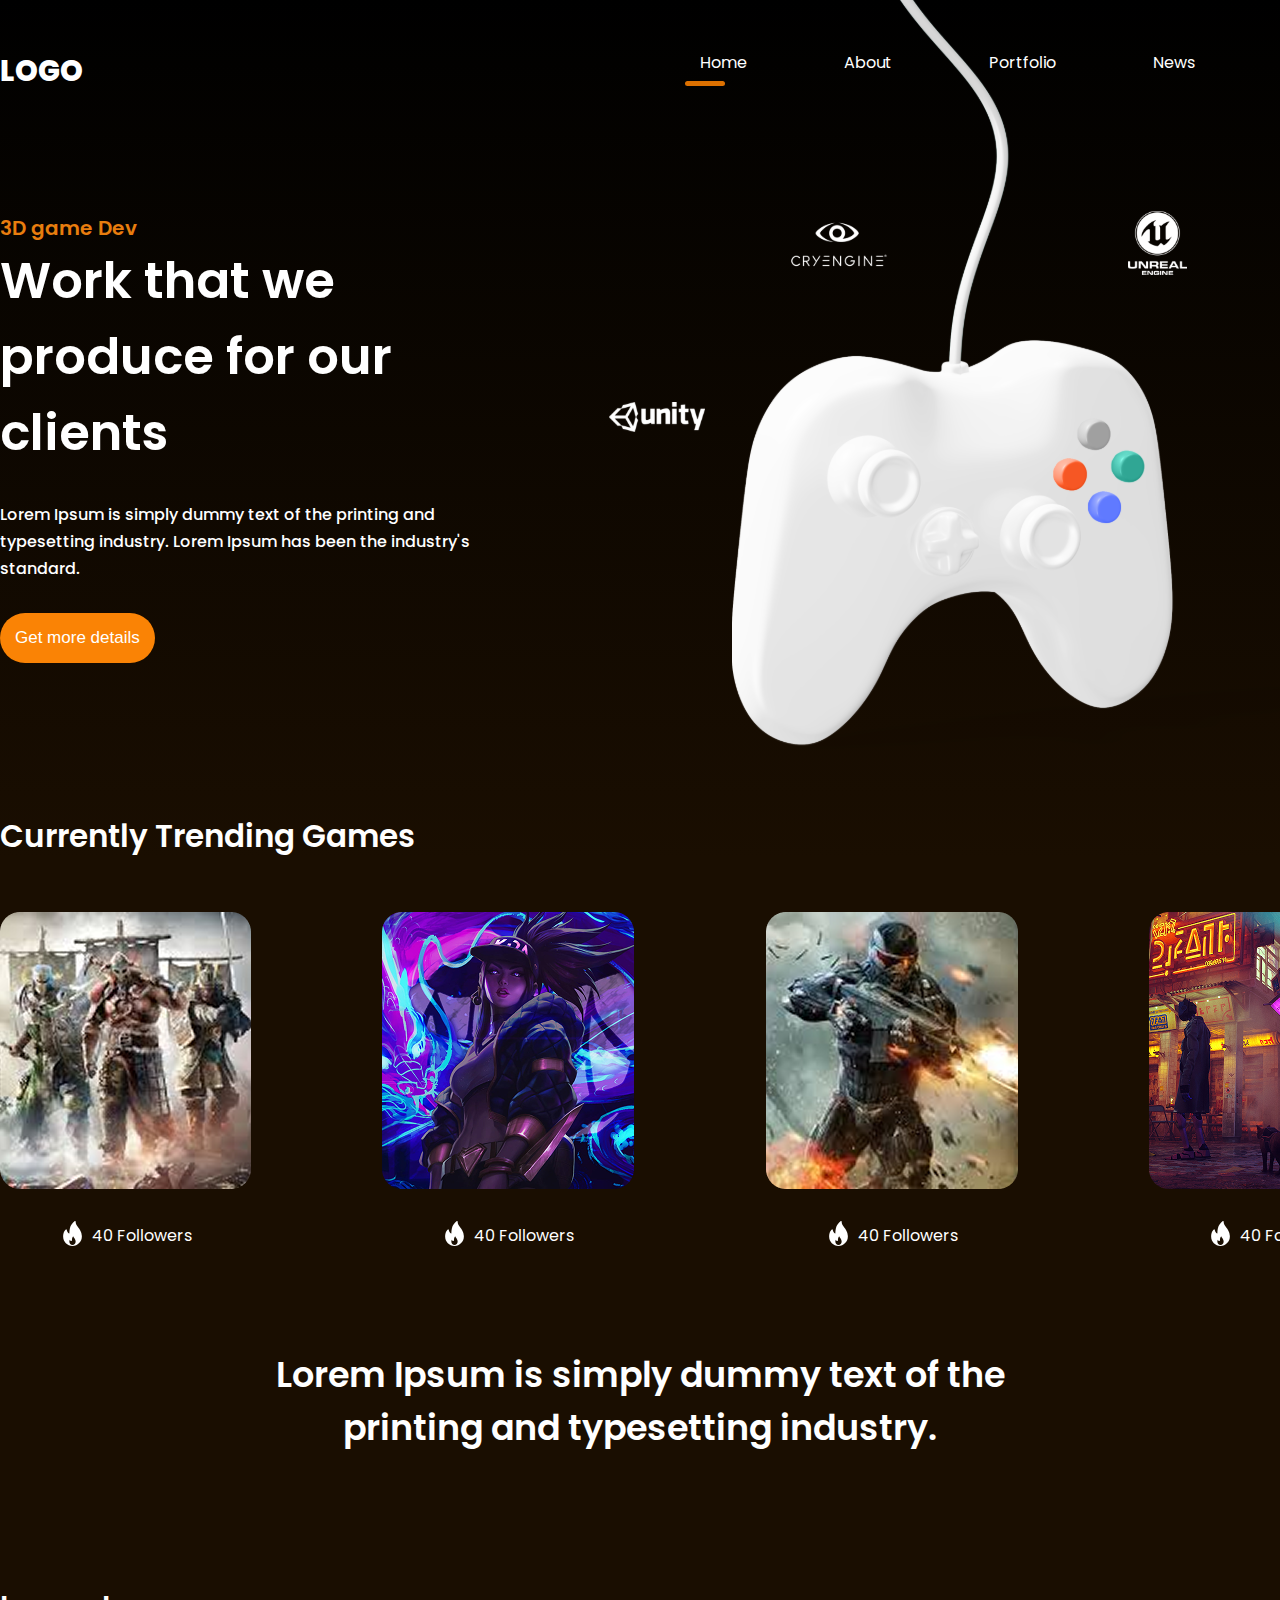
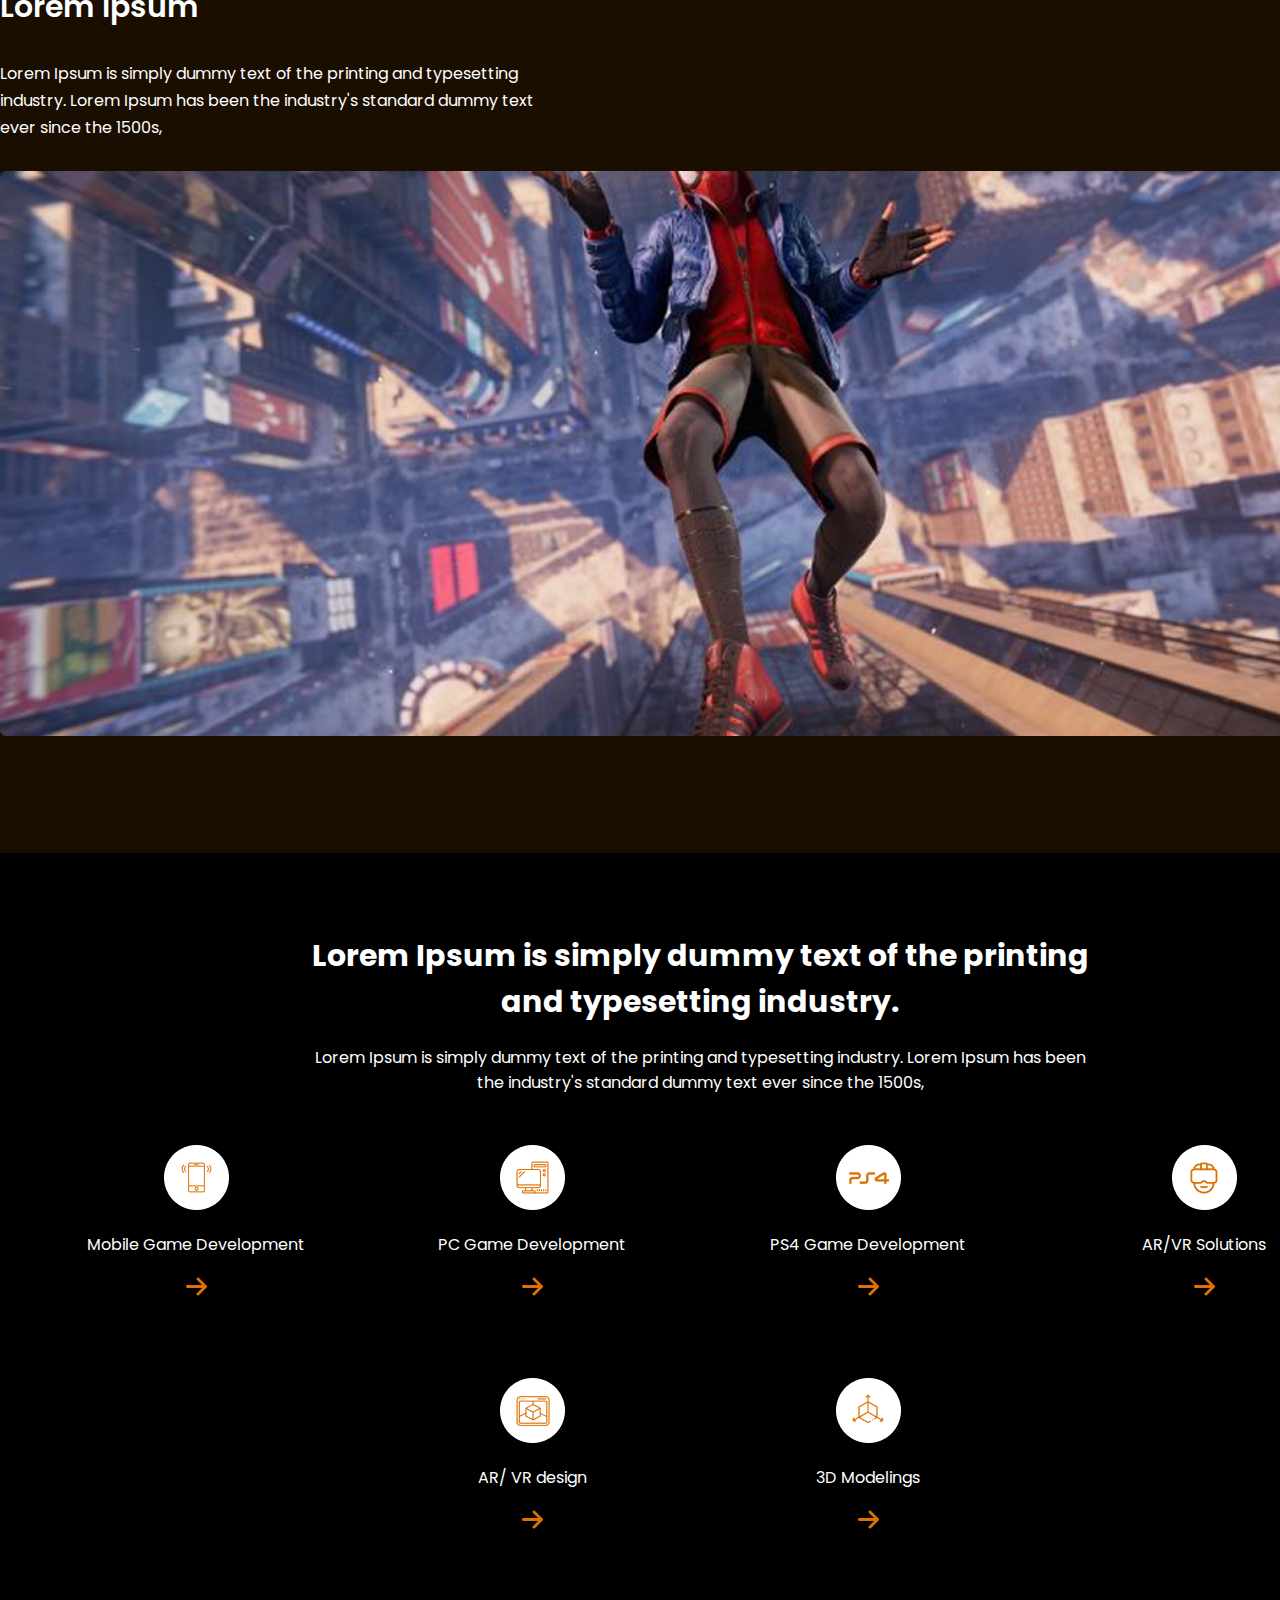
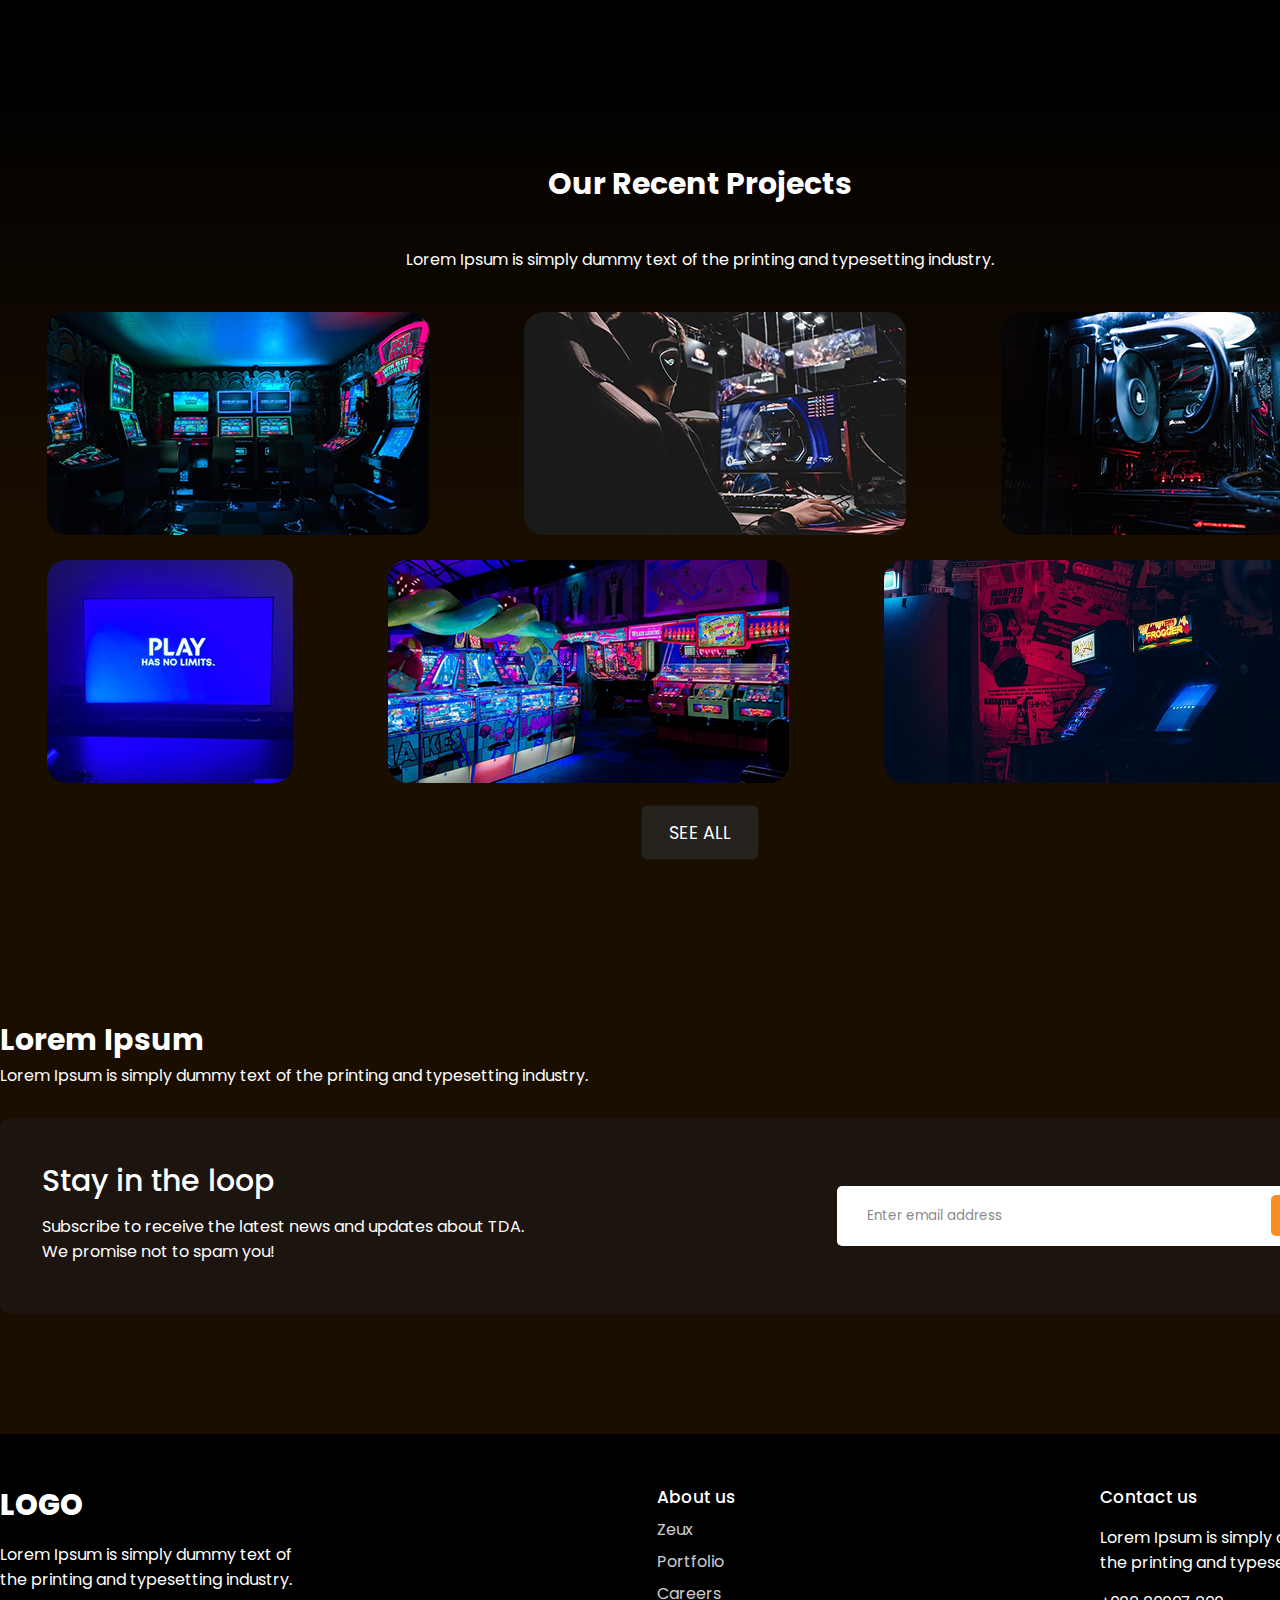
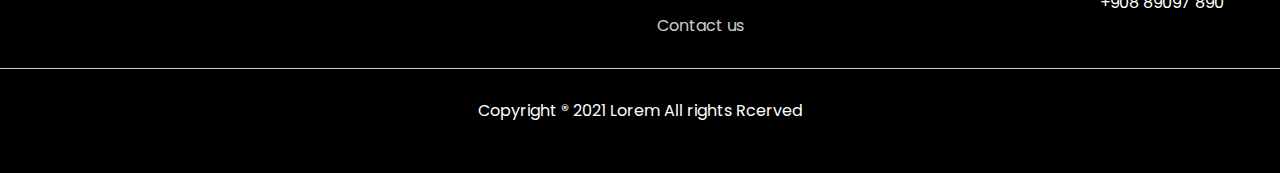
<file: gamesite/index.html>
<!DOCTYPE html>
<html lang="en">
<head>
    <meta charset="UTF-8">
    <meta name="viewport" content="width=device-width, initial-scale=1.0">
    <title>Game Website</title>
    <link rel="stylesheet" href="css/main.css">
</head>
<body>
    <div class="wrapper">
        <header class="container">
            <span class="logo">logo</span>
            <nav>
                <ul>
                    <li class="active"><a href="index.html">Home</a></li>
                    <li><a href="about.html">About</a></li>
                    <li><a href="#">Portfolio</a></li>
                    <li><a href="#">News</a></li>
                    <li class="btn"><a href="contacts.html">Contacts</a></li>
                </ul>
            </nav>
        </header>
        <div class="hero container">
            <div class="hero-info">
                <h2>3D game Dev </h2>
                <h1>Work that we produce for our clients</h1>
                <p>Lorem Ipsum is simply dummy text of the printing and typesetting industry. Lorem Ipsum has been the industry's standard.</p>
                <button class="btn">Get more details</button>
            </div>
            <img src="img/joystick.svg" alt="">
        </div>
        <div class="container trending">
            <a href="#" class="see-all">SEE ALL</a>
            <h3>Currently Trending Games</h3>

            <div class="games">
                <div class="block">
                    <img src="img/game1.png" alt="">
                    <span><img src="img/fire.svg" alt="">40 Followers</span>
                </div>
                <div class="block">
                    <img src="img/game2.png" alt="">
                    <span><img src="img/fire.svg" alt="">40 Followers</span>
                </div>
                <div class="block">
                    <img src="img/game3.png" alt="">
                    <span><img src="img/fire.svg" alt="">40 Followers</span>
                </div>
                <div class="block">
                    <img src="img/game4.png" alt="">
                    <span><img src="img/fire.svg" alt="">40 Followers</span>
                </div>
            </div>
        </div>
        <div class="container big-text">    
            <p>Lorem Ipsum is simply dummy text of the printing and typesetting industry.</p>
        </div>
        <div class="container banner">
            <h3>Lorem Ipsum</h3>
            <p>Lorem Ipsum is simply dummy text of the printing and typesetting industry. Lorem Ipsum has been the industry's standard dummy text ever since the 1500s,</p>
            <img src="img/banner.png" alt="">
        </div>
    </div>
    <div class="features">
        <div class="container">
            <h3>Lorem Ipsum is simply dummy text of the printing and typesetting industry.</h3>
            <p>Lorem Ipsum is simply dummy text of the printing and typesetting industry. Lorem Ipsum has been the industry's standard dummy text ever since the 1500s,</p>
            <div class="info">
                <div class="block">
                    <img src="img/feature1.png" alt="">
                    <p>Mobile Game Development</p>
                    <img src="img/arrow.png" alt="">
                </div>
                <div class="block">
                    <img src="img/feature2.png" alt="">
                    <p>PC Game Development</p>
                    <img src="img/arrow.png" alt="">
                </div>
                <div class="block">
                    <img src="img/feature3.png" alt="">
                    <p>PS4 Game Development</p>
                    <img src="img/arrow.png" alt="">
                </div>
                <div class="block">
                    <img src="img/feature4.png" alt="">
                    <p>AR/VR Solutions</p>
                    <img src="img/arrow.png" alt="">
                </div>
                <div class="block">
                    <img src="img/feature5.png" alt="">
                    <p>AR/ VR design</p>
                    <img src="img/arrow.png" alt="">
                </div>
                <div class="block">
                    <img src="img/feature6.png" alt="">
                    <p>3D Modelings</p>
                    <img src="img/arrow.png" alt="">
                </div>
            </div>
        </div>
    </div>
    <div class="wrapper">
        <div class="container projects">
            <h3>Our Recent Projects</h3>
            <p>Lorem Ipsum is simply dummy text of the printing and typesetting industry. </p>
            <div class="images">
                <img src="img/img1.png" alt="">
                <img src="img/img2.png" alt="">
                <img src="img/img3.png" alt="">
            </div>
            <div class="images">
                <img src="img/img4.png" alt="">
                <img src="img/img5.png" alt="">
                <img src="img/img6.png" alt="">
            </div>
            <a href="" class="see-all">SEE ALL</a>
        </div>

        <div class="container email">
            <h3>Lorem Ipsum</h3>
            <p>Lorem Ipsum is simply dummy text of the printing and typesetting industry. </p>
            <div class="block">
                <div>
                    <h4>Stay in the loop</h4>
                    <p>Subscribe to receive the latest news and updates about TDA.
We promise not to spam you!</p>
                </div>
                <div>
                    <input type="email" id="emailField" placeholder="Enter email address">
                    <button onclick="checkEmail()">Continue</button>
                </div>
            </div>
        </div>
    </div>

    <footer>
        <div class="blocks container">
            <div>
                <span class="logo">logo</span>
                <p>Lorem Ipsum is simply dummy text of the printing and typesetting industry. </p>
            </div>
            <div>
                <h4>About us</h4>
                <ul>
                    <li>Zeux</li>
                    <li>Portfolio</li>
                    <li>Careers</li>
                    <li>Contact us</li>
                </ul>
            </div>
            <div>
                <h4>Contact us</h4>
                <p>Lorem Ipsum is simply dummy text of the printing and typesetting industry. </p>
                <p>+908 89097 890</p>
            </div>
        </div>
        <hr>
        <p>Copyright ® 2021 Lorem All rights Rcerved</p>
    </footer>

    <script>
        function checkEmail() {
            let email = document.querySelector('#emailField').value;
            if(!email.includes('@')) alert('Нет символа @');
            else if(!email.includes('.')) alert('Нет символа .');
            else alert('Все отлично!');
        }
    </script>
</body>
</html>
</file>
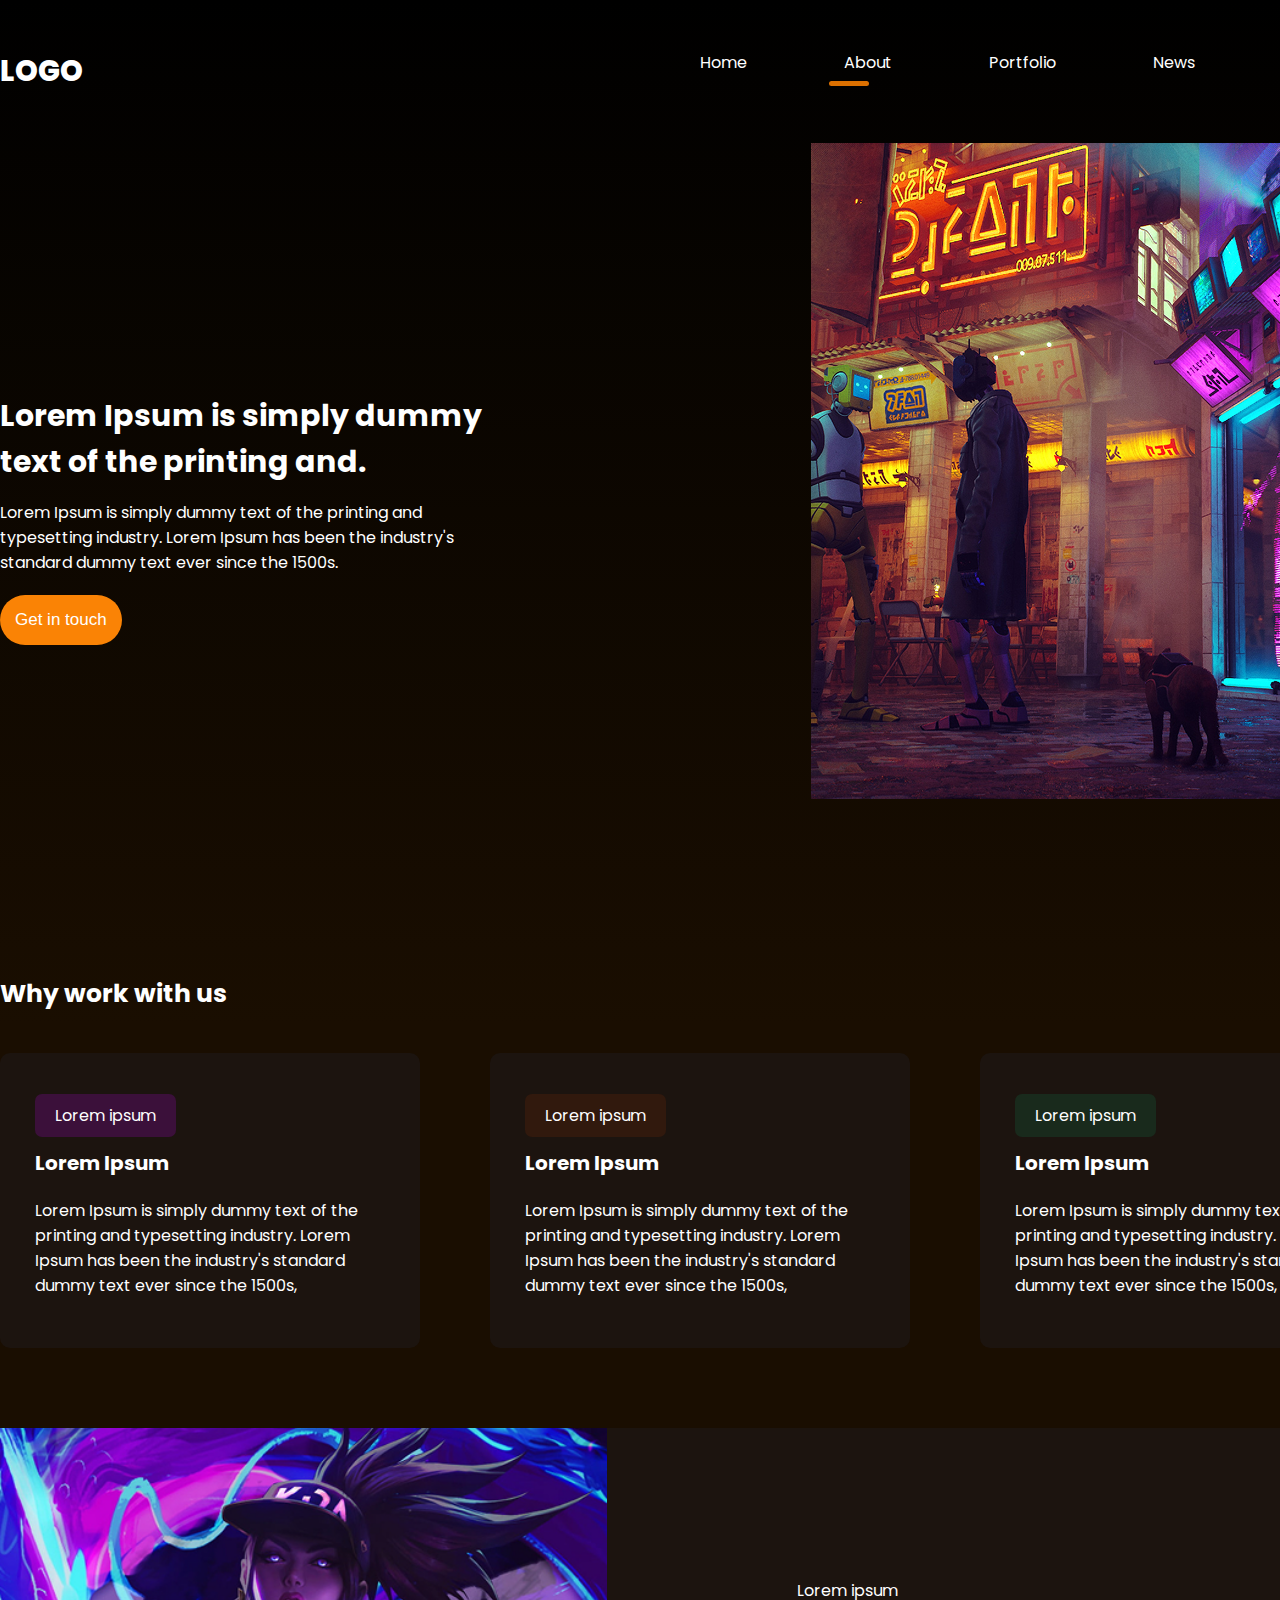
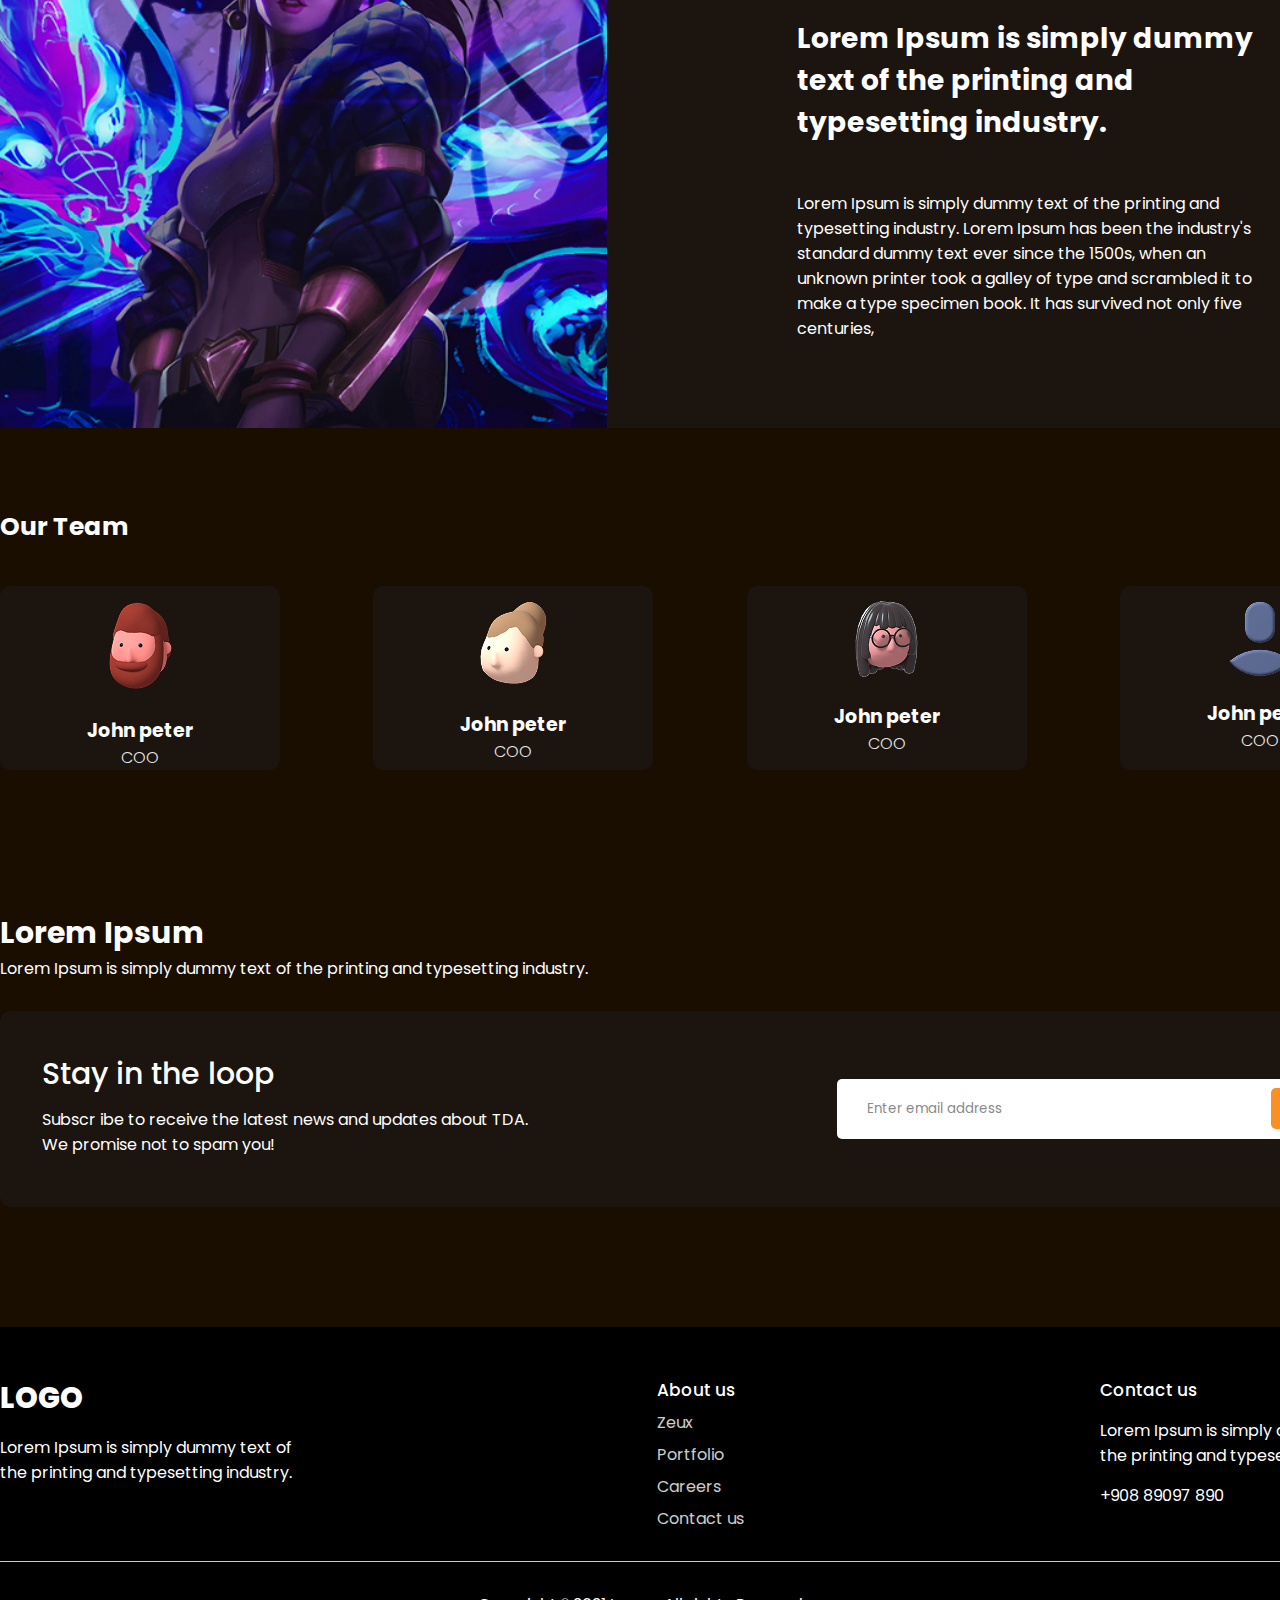
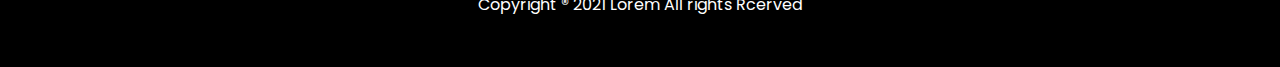
<file: gamesite/about.html>
<!DOCTYPE html>
<html lang="en">
<head>
    <meta charset="UTF-8">
    <meta name="viewport" content="width=device-width, initial-scale=1.0">
    <title>Game Website</title>
    <link rel="stylesheet" href="css/main.css">
</head>
<body>
    <div class="wrapper">
        <header class="container">
            <span class="logo">logo</span>
            <nav>
                <ul>
                    <li><a href="index.html">Home</a></li>
                    <li class="active"><a href="about.html">About</a></li>
                    <li><a href="#">Portfolio</a></li>
                    <li><a href="#">News</a></li>
                    <li class="btn"><a href="contacts.html">Contacts</a></li>
                </ul>
            </nav>
        </header>
       
        <div class="hero-about container">
            <div class="info">
                <h1>Lorem Ipsum is simply dummy text of the printing and.</h1>
                <p>Lorem Ipsum is simply dummy text of the printing and typesetting industry. Lorem Ipsum has been the industry's standard dummy text ever since the 1500s.</p>
                <button class="btn">Get in touch</button>
            </div>
            <img src="img/about-banner.png" alt="">
        </div>
        <div class="container work">
            <h2>Why work with us</h2>
            <div class="blocks">
                <div class="block ">
                    <span class="badge purple">Lorem ipsum</span>
                    <h3>Lorem Ipsum</h3>
                    <p>Lorem Ipsum is simply dummy text of the printing and typesetting industry. Lorem Ipsum has been the industry's standard dummy text ever since the 1500s,</p>
                </div>
                <div class="block">
                    <span class="badge brown">Lorem ipsum</span>
                    <h3>Lorem Ipsum</h3>
                    <p>Lorem Ipsum is simply dummy text of the printing and typesetting industry. Lorem Ipsum has been the industry's standard dummy text ever since the 1500s,</p>
                </div>
                <div class="block">
                    <span class="badge green">Lorem ipsum</span>
                    <h3>Lorem Ipsum</h3>
                    <p>Lorem Ipsum is simply dummy text of the printing and typesetting industry. Lorem Ipsum has been the industry's standard dummy text ever since the 1500s,</p>
                </div>
            </div>
        </div>
        <div class="container banner-about">
            <img src="img/banner1.png" alt="">
            <div class="text">
                <p class="head">Lorem ipsum</p>
                <h2>Lorem Ipsum is simply dummy text of the printing and typesetting industry. </h2>
                <p class="foot">Lorem Ipsum is simply dummy text of the printing and typesetting industry. Lorem Ipsum has been the industry's standard dummy text ever since the 1500s, when an unknown printer took a galley of type and scrambled it to make a type specimen book. It has survived not only five centuries,</p>
            </div>
        </div>
        <div class="container team">
            <h2>Our Team</h2>
            <div class="banner-team">
                <div class="block">
                    <img src="img/team1.png" alt="">
                    <h3>John peter</h3>
                    <p>COO</p>
                </div>
                <div class="block">
                    <img src="img/team2.png" alt="">
                    <h3>John peter</h3>
                    <p>COO</p>
                </div>
                <div class="block">
                    <img src="img/team3.png" alt="">
                    <h3>John peter</h3>
                    <p>COO</p>
                </div>
                <div class="block">
                    <img src="img/team4.png" alt="">
                    <h3>John peter</h3>
                    <p>COO</p>
                </div>
            </div>
        </div>
        <div class="container email">
            <h3>Lorem Ipsum</h3>
            <p>Lorem Ipsum is simply dummy text of the printing and typesetting industry. </p>
            <div class="block">
                <div>
                    <h4>Stay in the loop</h4>
                    <p>Subscr ibe to receive the latest news and updates about TDA.
We promise not to spam you!</p>
                </div>
                <div>
                    <input type="email" id="emailField" placeholder="Enter email address">
                    <button onclick="checkEmail()">Continue</button>
                </div>
            </div>
        </div>
    </div>
    <footer>
        <div class="blocks container">
            <div>
                <span class="logo">logo</span>
                <p>Lorem Ipsum is simply dummy text of the printing and typesetting industry. </p>
            </div>
            <div>
                <h4>About us</h4>
                <ul>
                    <li>Zeux</li>
                    <li>Portfolio</li>
                    <li>Careers</li>
                    <li>Contact us</li>
                </ul>
            </div>
            <div>
                <h4>Contact us</h4>
                <p>Lorem Ipsum is simply dummy text of the printing and typesetting industry. </p>
                <p>+908 89097 890</p>
            </div>
        </div>
        <hr>
        <p>Copyright ® 2021 Lorem All rights Rcerved</p>
    </footer>

</body>
</html>
</file>
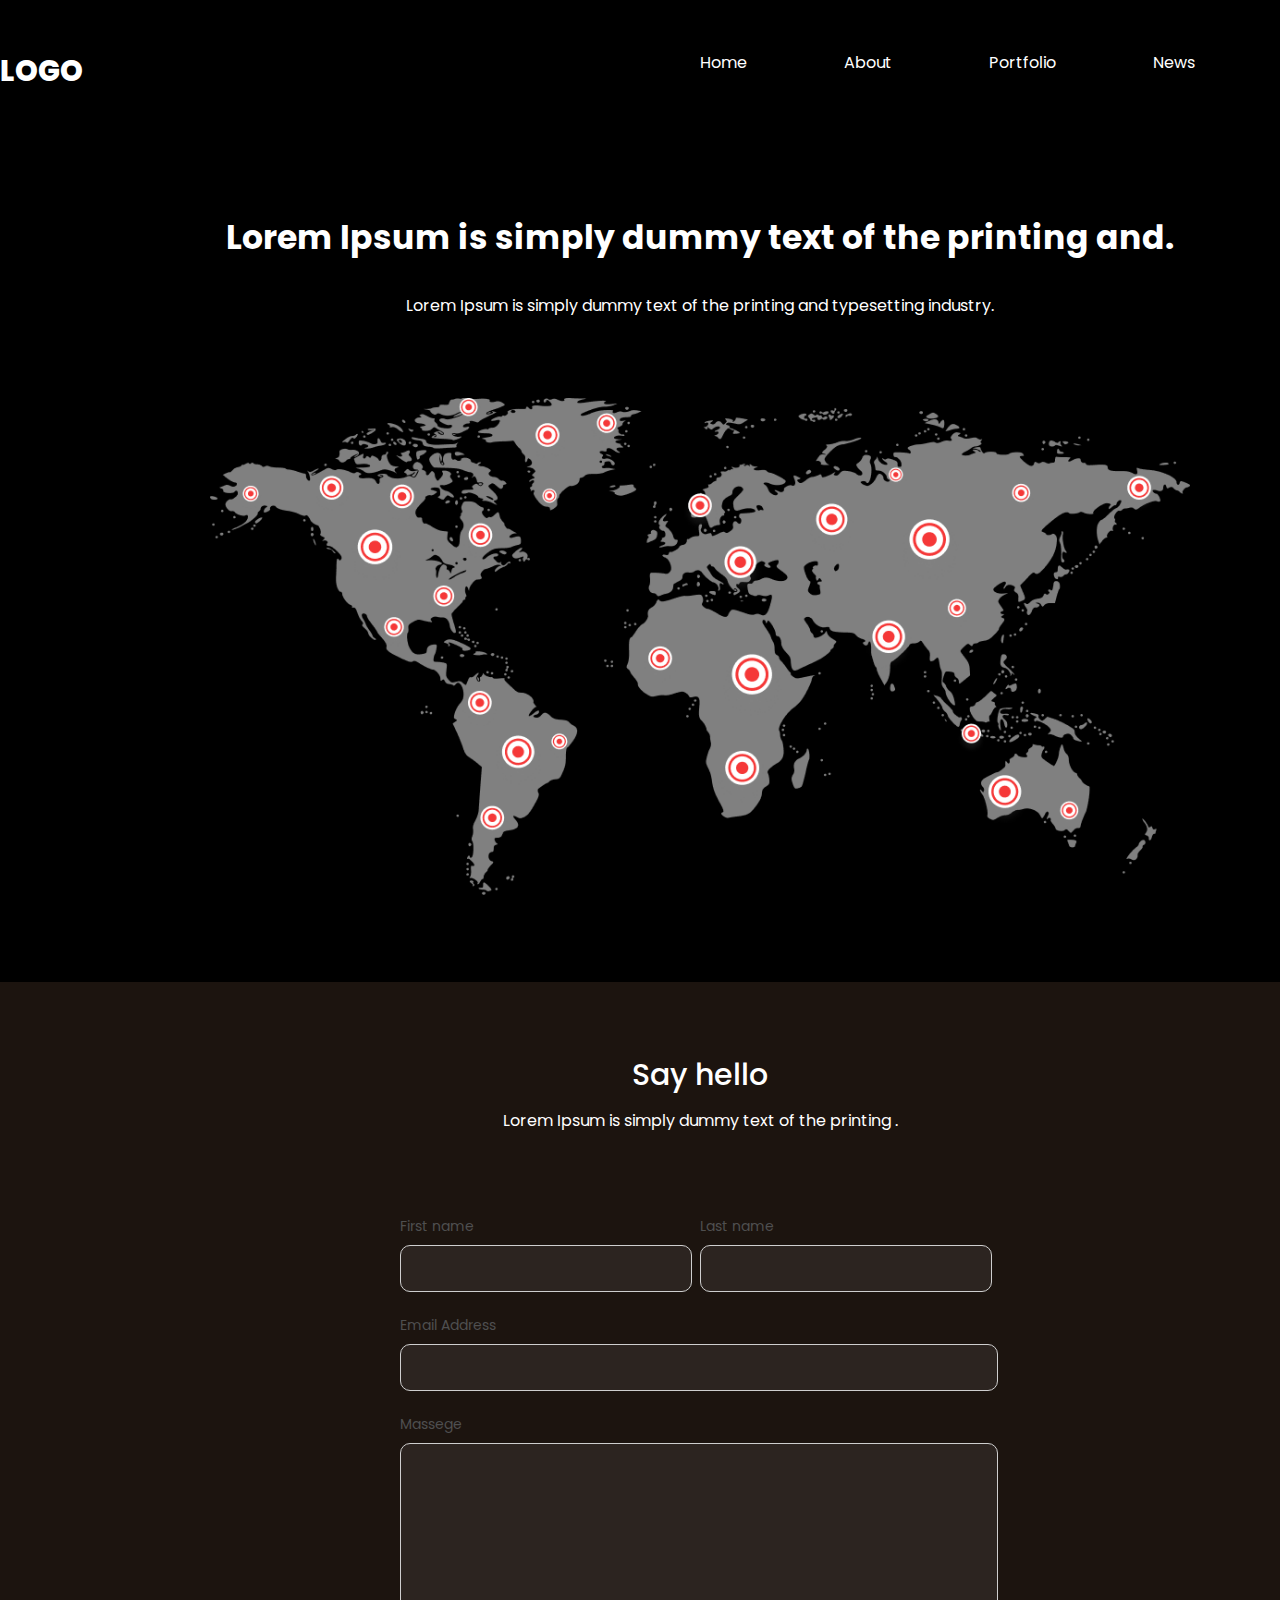
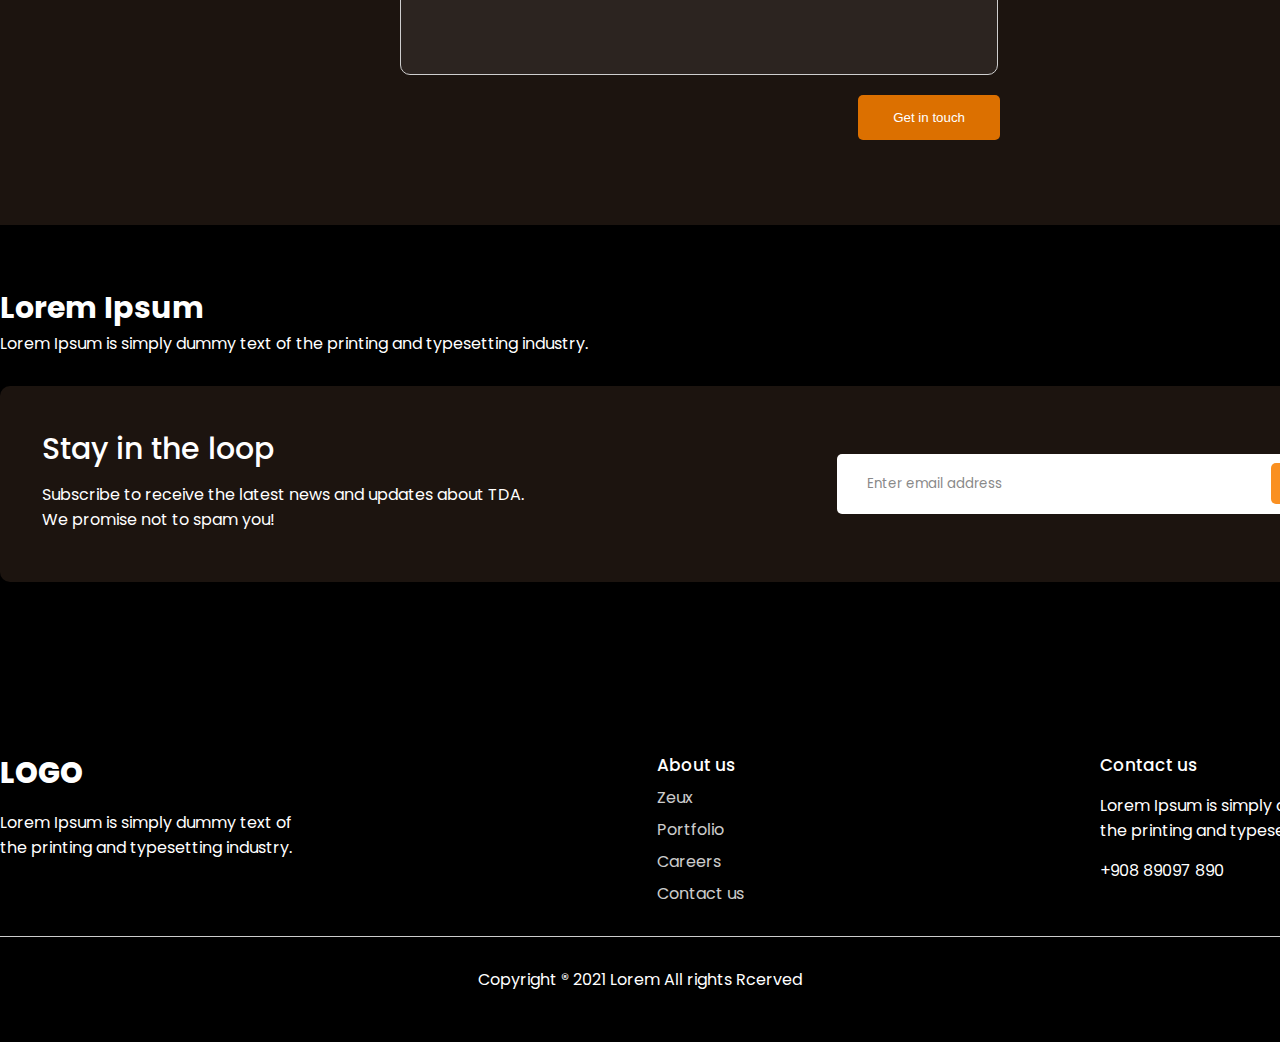
<file: gamesite/contacts.html>
<!DOCTYPE html>
<html lang="en">
<head>
    <meta charset="UTF-8">
    <meta name="viewport" content="width=device-width, initial-scale=1.0">
    <title>Game Website</title>
    <link rel="stylesheet" href="css/main.css">
</head>
<body>
    <header class="container">
        <span class="logo">logo</span>
        <nav>
            <ul>
                <li><a href="index.html">Home</a></li>
                <li><a href="about.html">About</a></li>
                <li><a href="#">Portfolio</a></li>
                <li><a href="#">News</a></li>
                <li class="btn"><a href="contacts.html">Contacts</a></li>
            </ul>
        </nav>
    </header>

    <div class="container hero-contacts">
        <h1>Lorem Ipsum is simply dummy text of the printing and.</h1>
        <p>Lorem Ipsum is simply dummy text of the printing and typesetting industry. </p>
        <img src="img/Map.png" alt="">
    </div>

    <div class="feedback">
        <div class="container">
            <h2>Say hello</h2>
            <p>Lorem Ipsum is simply dummy text of the printing .</p>

            <form>
                    <div class="inline">
                        <div>
                            <label>First name</label>
                            <input type="text">
                        </div>
                        <div>
                            <label>Last name</label>
                            <input type="text">
                        </div>
                    </div>
                    <label>Email Address</label>
                    <input type="email" class="one-line">

                    <label>Massege</label>
                    <textarea class="one-line"></textarea>

                    <button>Get in touch</button>
                
            </form>
        </div>
    </div>
             
    <div class="container email">
        <h3>Lorem Ipsum</h3>
        <p>Lorem Ipsum is simply dummy text of the printing and typesetting industry. </p>
        <div class="block">
            <div>
                <h4>Stay in the loop</h4>
                <p>Subscribe to receive the latest news and updates about TDA.
We promise not to spam you!</p>
            </div>
            <div>
                <input type="email" id="emailField" placeholder="Enter email address">
                <button onclick="checkEmail()">Continue</button>
            </div>
        </div>
    </div>
    
    <footer>
        <div class="blocks container">
            <div>
                <span class="logo">logo</span>
                <p>Lorem Ipsum is simply dummy text of the printing and typesetting industry. </p>
            </div>
            <div>
                <h4>About us</h4>
                <ul>
                    <li>Zeux</li>
                    <li>Portfolio</li>
                    <li>Careers</li>
                    <li>Contact us</li>
                </ul>
            </div>
            <div>
                <h4>Contact us</h4>
                <p>Lorem Ipsum is simply dummy text of the printing and typesetting industry. </p>
                <p>+908 89097 890</p>
            </div>
        </div>
        <hr>
        <p>Copyright ® 2021 Lorem All rights Rcerved</p>
    </footer>

</body>
</html>
</file>
<file: gamesite/css/main.css>
@import url('https://fonts.googleapis.com/css2?family=Poppins:ital,wght@0,100;0,200;0,300;0,400;0,500;0,600;0,700;0,800;0,900;1,100;1,200;1,300;1,400;1,500;1,600;1,700;1,800;1,900&display=swap');

*{
    margin: 0;
    padding: 0;

}
body {
    font-family: "Poppins", sans-serif;
    font-weight: 400;
    color: #fff;
    font-size: 16px;
    background: #000;
}

a{
    text-decoration: none;
}
img {
    max-width: 100%;
}
.wrapper{
    background: linear-gradient(180deg, rgba(0, 0, 0, 1) 0%, rgba(26, 14, 1, 1) 35%);
    width: 100%;
    overflow-x: hidden;
}
.container {
    width: 1400px;
    margin: auto;
}
header{
    padding: 50px 0;
}
header .logo , footer .blocks .logo{
    text-transform: uppercase;
    font-size: 29px;
    font-weight: 800;
}

header nav{
    float: right;
    width: 50%;
}

header nav ul {
    list-style: none;
    display: flex;
    justify-content: space-between;
    z-index: 2;
    position: relative;
}
header nav ul li{
    display: inline-block;
}
header nav ul li a{
    color: #fff;
}

header nav ul li.active::after{
    content: '';
    display: block;
    width: 40px;
    height: 5px;
    background: #dc7000;
    border-radius: 10px;
    position: relative;
    top: 6px;
    left: -15px;
}

header nav ul li:not(.active):not(.btn) a:hover {
    border-bottom: 5px solid #dc7000;
}

header nav ul li.btn a , .email .block button {
    background: #fa9021;
    padding: 9px 17px;
    border-radius: 5px;
    transition: all 500ms ease;
}

header nav ul li.btn a:hover , .email .block button:hover {
    background: #a02604;
}

.hero {
    padding-bottom: 100px;
    position: relative;
    z-index: 1;
}

.hero-info {
    width: 530px; 
    padding-top: 70px;
}

.hero-info h2 {
    color:  #e87d0e;
    font-size: 20px;
    font-weight: 600;
}

.hero-info h1 {
    font-size: 50px;
    font-weight: 600;
}

.hero-info p {
    font-weight: 500;
    line-height: 170%;
    margin: 30px 0;
}

.hero-info .btn , .hero-about .info .btn{
    background: #FA8305;
    color: #fff;
    border-radius: 50px;
    padding: 15px;
    border: 0;
    transition: all 500ms ease;
    font-size: 17px;
}

.hero-info .btn:hover , .hero-about .info .btn:hover{
    cursor: pointer;
    transform: scale(1.1);
}

.hero img{
    position: absolute;
    top: -150px;
    right: 0;
}

/* Секция с играми */
.trending{
    padding-top: 50px;
}

.trending h3{
    font-weight: 600;
    font-size: 31px;
}

.trending .see-all , .projects .see-all{
    color: #fff;
    background: #25211D;
    border-radius: 5px;
    padding: 12px 23px;
    float: right;
    display: block;
    transition: all 500ms ease;
}


.trending .see-all:hover , .projects .see-all {
    transform: scale(1.1);
}

.trending .games {
    display: flex;
    justify-content: space-between;
    width: 100%;
    padding: 50px 0;
}

.trending .games span {
    display: block;
    text-align: center;
    margin-top: 20px;   
}

.trending .games span img{
   position: relative; 
   top: 5px;
   margin-right: 7px;
}

.big-text {
    padding: 50px 0;
    font-size: 35px;
    font-weight: 600;
    text-align: center;
    width: 800px;
}

.banner {
    padding: 80px 0;
}

.banner h3{
    font-size: 30px;
    font-weight: 600;
    margin-bottom: 30px;
}

.banner p{
    line-height: 170%;
    margin-bottom: 30px;
    width: 550px;
}

.banner img{
    width: 100%;
    margin-bottom: 30px;
}

/* Секцция с изображением */

.features {
    background: url('/курс/img/BG.png') no-repeat center center fixed;
    background-size: cover;
    padding: 80px 0;
}
.features h3 , .features p{
    margin-bottom: 20px;
    text-align: center;
    max-width: 800px;
    margin-left: auto;
    margin-right: auto;

}
.features h3 {
    font-size:  30px;
}

.features .info{
    display: flex;
    justify-content: center;
    flex-wrap: wrap;
}
 .features .info .block {
    text-align: center;
    width: 20%;
    margin: 30px 2%;
 }

 .features .info .block img {
    margin-bottom: 15px;
 }

 .projects {
    padding: 100px 0;
 }
 .projects h3 {
    font-size: 30px;
    text-align: center;
 }

.projects p {
    margin: 40px 0;
    text-align: center;
}

.projects .images {
    display: flex;
    justify-content: space-around;
    margin-bottom: 25px;
}

.projects .see-all {
    float: none;
    width: 60px;
    text-align: center;
    margin: 0 auto;
}

/* нижняя часть */

.email {
    padding-bottom: 120px;
}

.email h3 {
    margin-top: 60px;
    font-size: 30px;
}

.email .block {
    background: #1C140F;
    margin-top: 30px;
    border-radius: 10px;
    padding: 40px 3%;
    width: 94%;
    display: flex;
    justify-content: space-between;
    align-items: center;
}

.email .block h4 {
    font-size: 30px;
    font-weight: 500;
}

.email .block p {
    width: 500px;
    padding: 10px 0;
}
.email .block input{
    background: #fff;
    outline: none;
    border: 0;
    border-radius: 5px;
    width: 380px;
    font-family: "Poppins", sans-serif;
    font-weight: 400;
    padding: 20px 30px;
    position: relative;
    right: -100px;
    z-index: 1;
    padding-right: 120px;

}
.email .block input::placeholder {
    color: #898989;
}
.email .block button {
    cursor: pointer;
    border: 0;
    padding: 13px 17px;
    color: #fff;
    position: relative;
    z-index: 2;
}

/* Страница про нас */
.hero-about {
    position: relative;
}

.hero-about .info {
    width: 500px;
    padding: 250px 0;
}
.hero-about .info h1 {
    margin-bottom: 15px;
    font-size: 30px;
}
.hero-about .info .btn{
    margin-top: 20px;

}

.hero-about img{
    position: absolute;
    right: -150px;
    top: 0;
}

.work {
    padding: 80px 0;
}

.work h2 {
    font-size: 25px;
    margin-bottom: 40px;
}
.work .blocks {
    display: flex;
    justify-content: space-between;
}

.work .blocks .block {
    width: 25%;
    border-radius: 10px;
    padding: 50px 35px;
    background: #1C140F;
}
.work .blocks .block h3 {
    font-size: 20px;
    margin: 20px 0;
}

.work .blocks .block .badge{
    border-radius: 7px;
    padding: 10px 20px;
}

.work .blocks .block .badge.purple{
    background:#3B103A;
}

.work .blocks .block .badge.brown {
    background: #31190D;
}

.work .blocks .block .badge.green {
    background: #192A1C;
}

/* Баннер с инфо */

.banner-about{
    width: 100%;
    background: #1C140F;
    /* position: relative; */
    height: 600px;
    display: flex;
    justify-content: center;
    gap: 190px;
    
}

/* .banner-about img {
    padding: 110px 0;
    margin-left: 22%;
} */

.banner-about .text{
    width: 550px;
    padding-top: 150px;
}

.banner-about .text .head{
    font-size: 16px;
}

.banner-about .text h2 {
    font-size: 28px;
    padding: 15px 0;
}

.banner-about .text .foot{
    font-size: 16px 0;
    padding: 32px 0;
}

/* Наша команда */

.team {
    padding: 80px 0;
}

.team h2{
    font-size: 25px;
    margin-bottom: 40px;
}

.team .banner-team{
    display: flex;
    justify-content: space-between;
}

.team .banner-team .block{
    width: 20%;
    background: #1C140F;
    border-radius: 10px;
    text-align: center;
}

.team .banner-team .block h3 {
    font-size: 19px;
}

.team .banner-team .block p {
    font-size: 16px;
    font-weight: 300;
    color: #E8E8E8;
}

/* Страница контакты */
.hero-contacts h1{
    text-align: center;
    margin-top: 70px;
    margin-bottom: 30px;
    font-size: 33px;
}

.hero-contacts p{
    text-align: center;
}

.hero-contacts img{
    width: 70%;
    margin: 80px 15%;
} 

.feedback {
    padding: 70px 0;
    background: #1C140F;
}

.feedback h2{
    text-align: center;
    font-weight: 500;
    font-size: 30px;
}
.feedback p{
    text-align: center;
    margin-top: 10px;
}

.feedback form {
    margin: 80px auto;
    width: 600px;
}

.feedback form .inline {
    display: flex;
    justify-content: space-between;
}

.feedback form .inline > div{
    width: 50%;
}

.feedback form label {
    color: #4F4F4F;
    font-size: 14px;
}

.feedback form input , .feedback form textarea{
    background: #2C2420;
    border-radius: 10px;
    border: 0.6px solid #cecece;
    display: block;
    width: 90%;
    padding: 15px 10px;
    outline: none;
    color: white;
    margin-top: 7px;
    margin-bottom: 20px;
}

.feedback form .one-line{
    width: 96%;
}

.feedback form textarea{
    resize: none;
    height: 200px;
}

.feedback form button{
    background: #dc7000;
    border-radius: 5px;
    border: 0;
    float: right;
    cursor: pointer;
    color: #fff;
    padding: 15px 35px;
    transition: all 500ms ease;
}

.feedback form button:hover{
    background: rgb(223, 79, 79);

}

/* Footer */

footer {
    background: #000;
    padding: 50px 0;
}

footer .blocks {
    display: flex;
    justify-content: space-between;
}

footer .blocks p{
    width: 300px;
    margin: 15px 0;
}

footer .blocks h4 {
    font-weight: 500;
    font-size: 17px;
}

footer .blocks ul {
    list-style: none;
}

footer .blocks ul li {
    margin-top: 7px;
    opacity: 0.8;
}

footer hr {
    margin: 30px 0;
    border: 0;
    height: 0.6px;
    background: #ccc;
}

footer > p{
    text-align: center;
}
</file>
